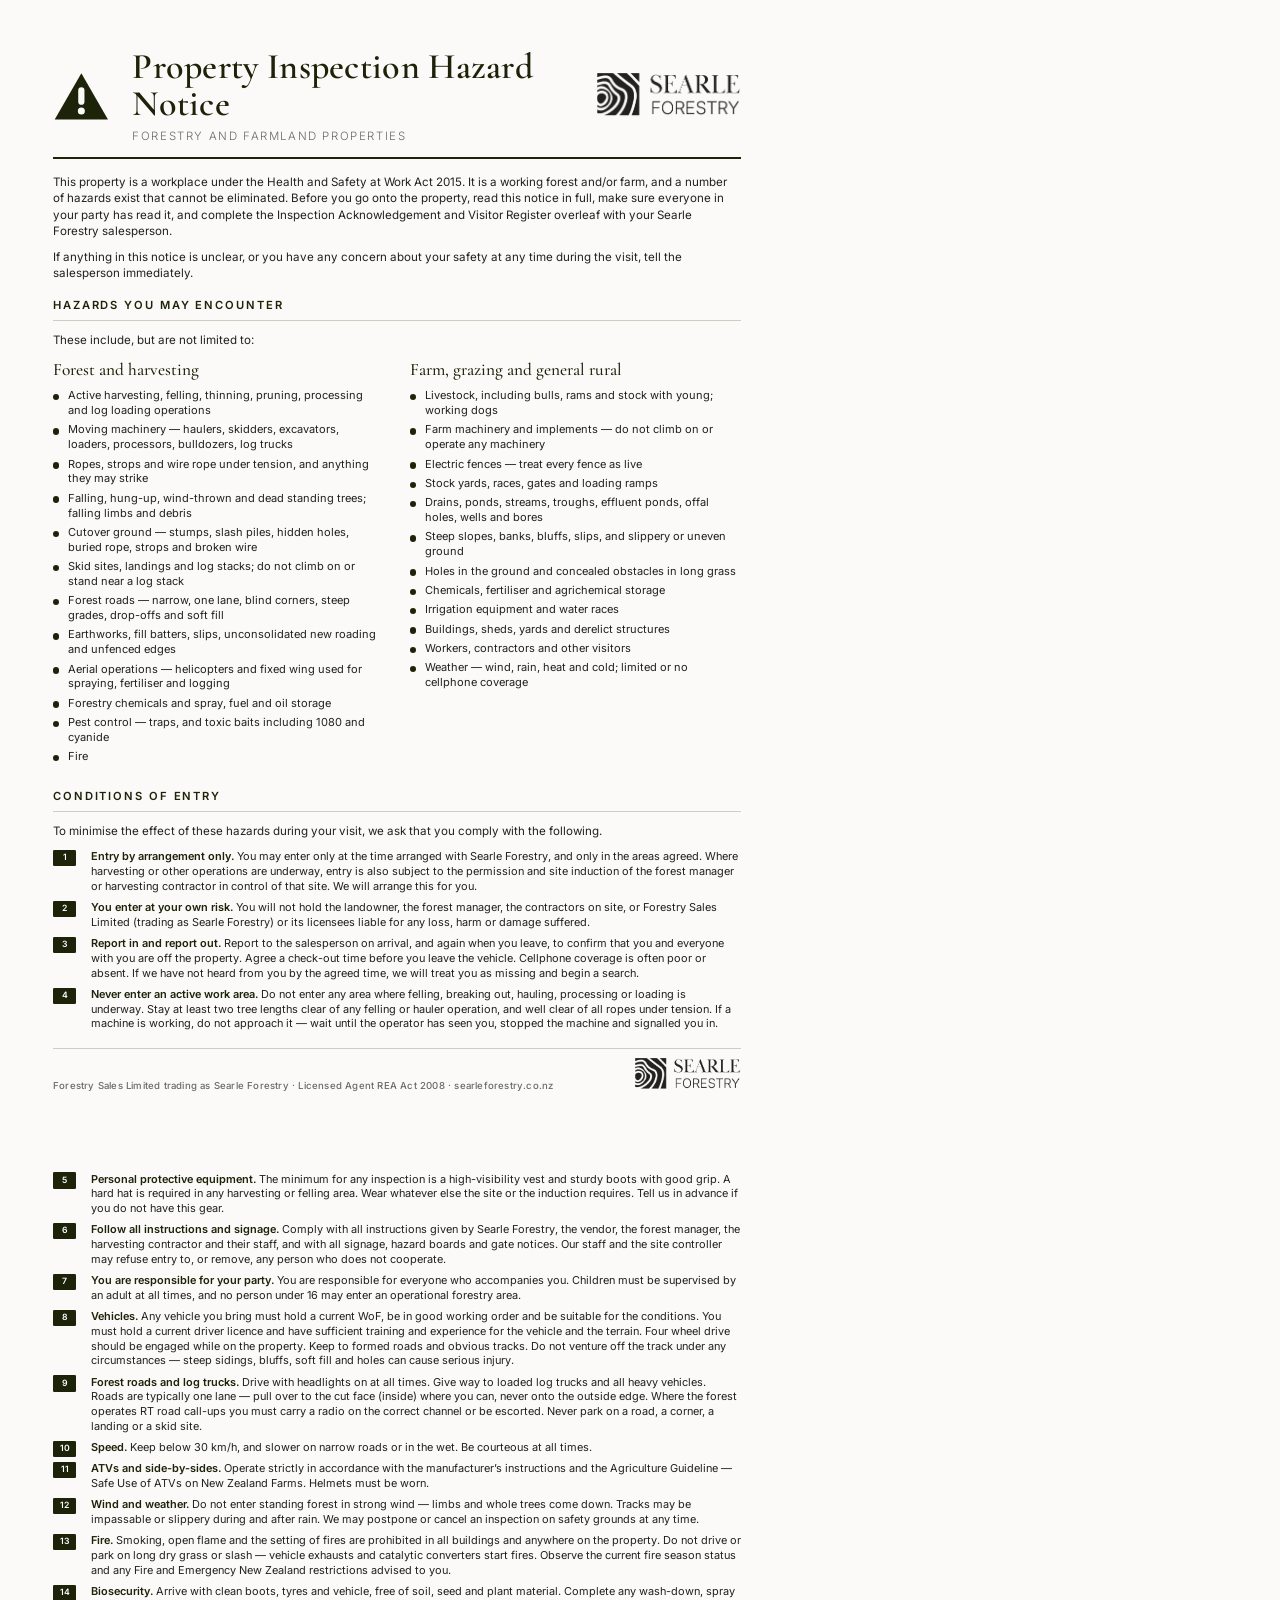
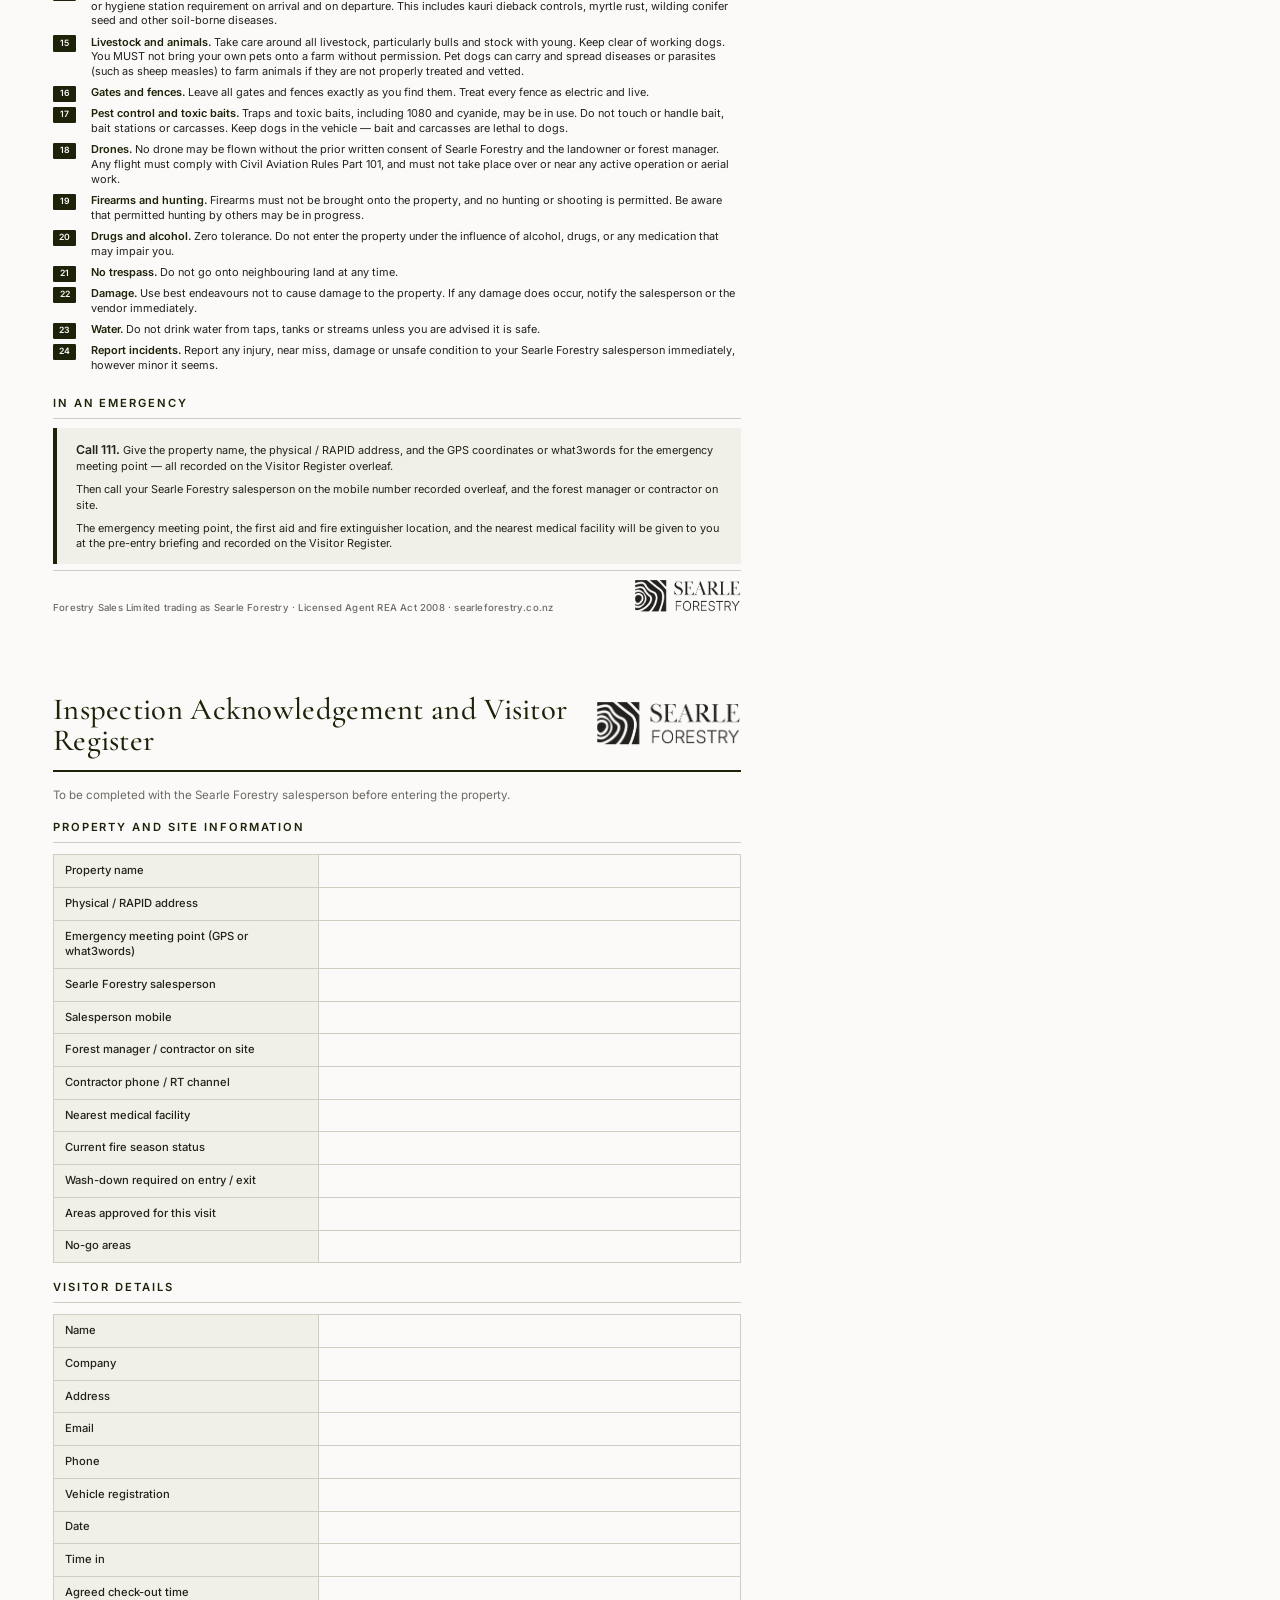
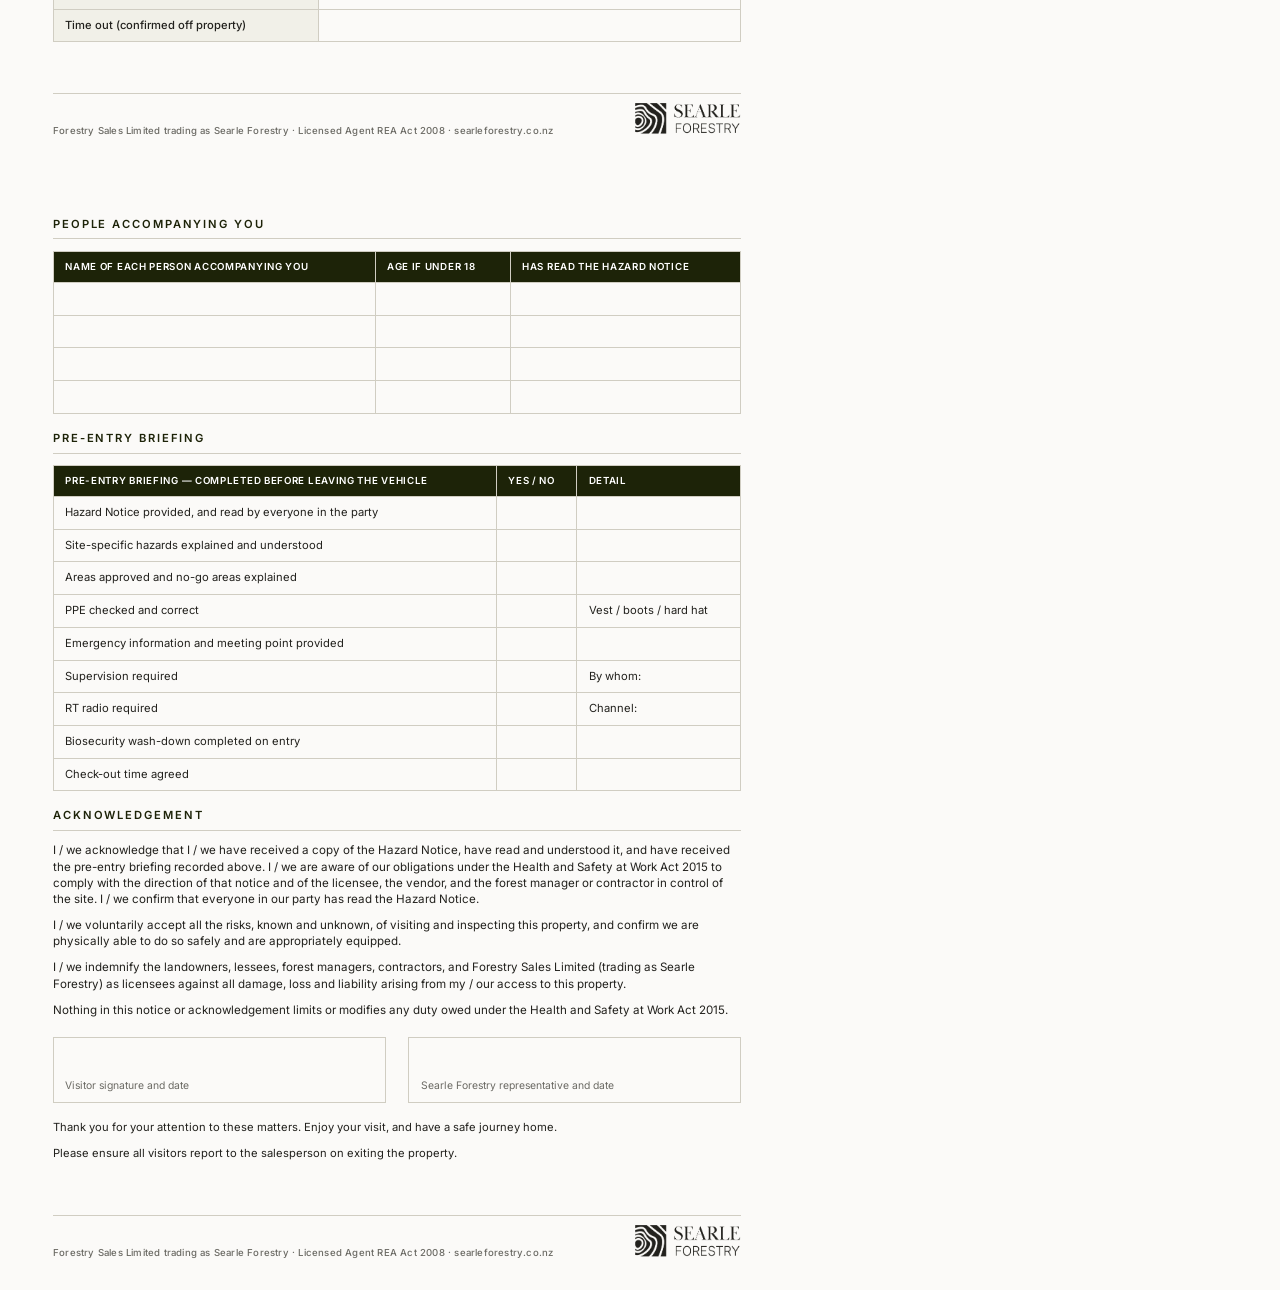
<file: hazard-notice/hazard_notice.html>
<!doctype html><html lang='en-NZ'><head><meta charset='utf-8'><title>Property Inspection Hazard Notice — Searle Forestry</title><style>@font-face{font-family:'Cormorant Garamond';font-style:normal;font-weight:300 600;font-display:block;src:url([data-uri]) format('woff2');}
@font-face{font-family:'Inter';font-style:normal;font-weight:300 600;font-display:block;src:url([data-uri]) format('woff2');}
:root { --olive:#1D2308; --cream:#FBFAF8; --ink:#22211D; --mute:#6b6a64;
        --line:#d0cdc2; --band:#f1f0e8; }
@page { size:A4 portrait; margin:0; }
html, body { margin:0; padding:0; background:var(--cream); color:var(--ink);
  font-family:'Inter','Segoe UI',Arial,sans-serif; font-size:8.7pt; line-height:1.4;
  -webkit-print-color-adjust:exact; print-color-adjust:exact; }
p { margin:0 0 2.6mm; }
.page { position:relative; width:210mm; height:297mm; overflow:hidden;
  background:var(--cream); padding:13mm 14mm 19mm; box-sizing:border-box;
  page-break-after:always; }
.page:last-child { page-break-after:auto; }
.page > :first-child { margin-top:0; }
h1, h2, h3 { font-family:'Cormorant Garamond',Georgia,serif; color:var(--olive); margin:0; }

/* masthead */
.mast { display:flex; align-items:center; gap:6mm; margin-bottom:1mm; }
.mast .tri { width:15mm; flex:none; }
.mast h1 { font-size:27pt; font-weight:600; line-height:1.02; letter-spacing:.3px; }
.mast .sub { font-family:'Inter'; font-size:8.6pt; font-weight:300; color:var(--mute);
  letter-spacing:1.6px; text-transform:uppercase; margin-top:1.4mm; }
.mast .brand { margin-left:auto; flex:none; }
.mast .brand img { width:38mm; display:block; }
.rule { height:1.5pt; background:var(--olive); margin:3.5mm 0 4mm; }

/* section heads */
.sec { font-family:'Inter'; font-size:8.4pt; font-weight:600; letter-spacing:1.9px;
  text-transform:uppercase; color:var(--olive); margin:4.5mm 0 0;
  padding-bottom:1.6mm; border-bottom:.8pt solid var(--line); }
.sec + p, .sec + .cols, .sec + .grp { margin-top:3mm; }
h3.grp { font-size:13pt; font-weight:500; margin:3.5mm 0 1.5mm; }

/* hazard bullets: one group per column, so no bullet is split by a column
   break and each heading sits at the top of its own column */
.cols { display:grid; grid-template-columns:1fr 1fr; column-gap:7mm; align-items:start; }
.cols > div > h3.grp:first-child { margin-top:0; }
ul.haz { list-style:none; margin:0 0 1mm; padding:0; }
ul.haz li { position:relative; padding:0 0 1.2mm 4mm; font-size:8.3pt; line-height:1.34; }
ul.haz li::before { content:''; position:absolute; left:0; top:1.5mm; width:1.7mm;
  height:1.7mm; background:var(--olive); border-radius:50%; }

/* conditions of entry */
ol.rules { list-style:none; margin:0; padding:0; counter-reset:r; }
ol.rules li { counter-increment:r; position:relative; padding:0 0 1.7mm 10mm;
  font-size:8.2pt; line-height:1.35; }
ol.rules li::before { content:counter(r); position:absolute; left:0; top:.2mm;
  width:6.2mm; height:4.3mm; background:var(--olive); color:#fff; border-radius:1pt;
  font-size:6.5pt; font-weight:600; display:flex; align-items:center;
  justify-content:center; }
ol.rules b { color:var(--olive); }

/* emergency callout */
.emerg { background:var(--band); border-left:3pt solid var(--olive); padding:3.4mm 5mm 1mm;
  margin-top:2.5mm; }
.emerg p { font-size:8.2pt; margin-bottom:2.2mm; }
.emerg p:first-child b { font-size:9.2pt; }

/* register */
.lead { color:var(--mute); margin-bottom:1mm; }
table { width:100%; border-collapse:collapse; margin-top:3mm; }
td, th { border:.6pt solid var(--line); padding:2.1mm 3mm; font-size:8.4pt;
  vertical-align:top; text-align:left; }
th { background:var(--olive); color:#fff; font-family:'Inter'; font-weight:600;
  font-size:7.3pt; letter-spacing:.7px; text-transform:uppercase; padding:2.2mm 3mm; }
td.lbl { width:64mm; background:var(--band); font-weight:500; }
td.fill { height:4.2mm; }
.sigrow { display:flex; gap:6mm; margin-top:5mm; }
.sigbox { flex:1; border:.6pt solid var(--line); border-top:none; padding:11mm 3mm 2.2mm;
  font-size:7.8pt; color:var(--mute); border-top:.6pt solid var(--line); }
.closing { margin-top:4.5mm; }
.closing p { font-size:8.4pt; }

/* footer, one per page */
.foot { position:absolute; left:14mm; right:14mm; bottom:8mm; display:flex; align-items:flex-end;
  justify-content:space-between; border-top:.6pt solid var(--line); padding-top:2.4mm; }
.foot .lic { font-size:7.2pt; color:var(--mute); letter-spacing:.2px; font-weight:500; }
.foot img { width:28mm; display:block; }
</style></head><body><div class="page">
  <div class="mast"><svg class='tri' viewBox='0 0 100 88' xmlns='http://www.w3.org/2000/svg'><path d='M50 2 97 84H3Z' fill='#1D2308'/><rect x='44.5' y='27' width='11' height='31' rx='5.5' fill='#FBFAF8'/><circle cx='50' cy='69' r='6.2' fill='#FBFAF8'/></svg>
    <div><h1>Property Inspection Hazard Notice</h1><div class="sub">Forestry and farmland properties</div></div>
    <div class="brand"><img src="[data-uri]" alt="Searle Forestry"></div></div>
  <div class="rule"></div>
  <p>This property is a workplace under the Health and Safety at Work Act 2015. It is a working forest and/or farm, and a number of hazards exist that cannot be eliminated. Before you go onto the property, read this notice in full, make sure everyone in your party has read it, and complete the Inspection Acknowledgement and Visitor Register overleaf with your Searle Forestry salesperson.</p><p>If anything in this notice is unclear, or you have any concern about your safety at any time during the visit, tell the salesperson immediately.</p>

  <div class="sec">Hazards you may encounter</div>
  <p>These include, but are not limited to:</p>
  <div class="cols"><div><h3 class='grp'>Forest and harvesting</h3><ul class='haz'><li>Active harvesting, felling, thinning, pruning, processing and log loading operations</li><li>Moving machinery — haulers, skidders, excavators, loaders, processors, bulldozers, log trucks</li><li>Ropes, strops and wire rope under tension, and anything they may strike</li><li>Falling, hung-up, wind-thrown and dead standing trees; falling limbs and debris</li><li>Cutover ground — stumps, slash piles, hidden holes, buried rope, strops and broken wire</li><li>Skid sites, landings and log stacks; do not climb on or stand near a log stack</li><li>Forest roads — narrow, one lane, blind corners, steep grades, drop-offs and soft fill</li><li>Earthworks, fill batters, slips, unconsolidated new roading and unfenced edges</li><li>Aerial operations — helicopters and fixed wing used for spraying, fertiliser and logging</li><li>Forestry chemicals and spray, fuel and oil storage</li><li>Pest control — traps, and toxic baits including 1080 and cyanide</li><li>Fire</li></ul></div><div><h3 class='grp'>Farm, grazing and general rural</h3><ul class='haz'><li>Livestock, including bulls, rams and stock with young; working dogs</li><li>Farm machinery and implements — do not climb on or operate any machinery</li><li>Electric fences — treat every fence as live</li><li>Stock yards, races, gates and loading ramps</li><li>Drains, ponds, streams, troughs, effluent ponds, offal holes, wells and bores</li><li>Steep slopes, banks, bluffs, slips, and slippery or uneven ground</li><li>Holes in the ground and concealed obstacles in long grass</li><li>Chemicals, fertiliser and agrichemical storage</li><li>Irrigation equipment and water races</li><li>Buildings, sheds, yards and derelict structures</li><li>Workers, contractors and other visitors</li><li>Weather — wind, rain, heat and cold; limited or no cellphone coverage</li></ul></div></div>

  <div class="sec">Conditions of entry</div>
  <p>To minimise the effect of these hazards during your visit, we ask that you comply with the following.</p>
  <ol class="rules"><li><b>Entry by arrangement only.</b> You may enter only at the time arranged with Searle Forestry, and only in the areas agreed. Where harvesting or other operations are underway, entry is also subject to the permission and site induction of the forest manager or harvesting contractor in control of that site. We will arrange this for you.</li><li><b>You enter at your own risk.</b> You will not hold the landowner, the forest manager, the contractors on site, or Forestry Sales Limited (trading as Searle Forestry) or its licensees liable for any loss, harm or damage suffered.</li><li><b>Report in and report out.</b> Report to the salesperson on arrival, and again when you leave, to confirm that you and everyone with you are off the property. Agree a check-out time before you leave the vehicle. Cellphone coverage is often poor or absent. If we have not heard from you by the agreed time, we will treat you as missing and begin a search.</li><li><b>Never enter an active work area.</b> Do not enter any area where felling, breaking out, hauling, processing or loading is underway. Stay at least two tree lengths clear of any felling or hauler operation, and well clear of all ropes under tension. If a machine is working, do not approach it — wait until the operator has seen you, stopped the machine and signalled you in.</li></ol>
  <div class='foot'><div class='lic'>Forestry Sales Limited trading as Searle Forestry · Licensed Agent REA Act 2008 · searleforestry.co.nz</div><img src='[data-uri]' alt='Searle Forestry'></div>
</div><div class="page">
  <ol class="rules" start="5"
      style="counter-reset:r 4">
    <li><b>Personal protective equipment.</b> The minimum for any inspection is a high-visibility vest and sturdy boots with good grip. A hard hat is required in any harvesting or felling area. Wear whatever else the site or the induction requires. Tell us in advance if you do not have this gear.</li><li><b>Follow all instructions and signage.</b> Comply with all instructions given by Searle Forestry, the vendor, the forest manager, the harvesting contractor and their staff, and with all signage, hazard boards and gate notices. Our staff and the site controller may refuse entry to, or remove, any person who does not cooperate.</li><li><b>You are responsible for your party.</b> You are responsible for everyone who accompanies you. Children must be supervised by an adult at all times, and no person under 16 may enter an operational forestry area.</li><li><b>Vehicles.</b> Any vehicle you bring must hold a current WoF, be in good working order and be suitable for the conditions. You must hold a current driver licence and have sufficient training and experience for the vehicle and the terrain. Four wheel drive should be engaged while on the property. Keep to formed roads and obvious tracks. Do not venture off the track under any circumstances — steep sidings, bluffs, soft fill and holes can cause serious injury.</li><li><b>Forest roads and log trucks.</b> Drive with headlights on at all times. Give way to loaded log trucks and all heavy vehicles. Roads are typically one lane — pull over to the cut face (inside) where you can, never onto the outside edge. Where the forest operates RT road call-ups you must carry a radio on the correct channel or be escorted. Never park on a road, a corner, a landing or a skid site.</li><li><b>Speed.</b> Keep below 30 km/h, and slower on narrow roads or in the wet. Be courteous at all times.</li><li><b>ATVs and side-by-sides.</b> Operate strictly in accordance with the manufacturer’s instructions and the Agriculture Guideline — Safe Use of ATVs on New Zealand Farms. Helmets must be worn.</li><li><b>Wind and weather.</b> Do not enter standing forest in strong wind — limbs and whole trees come down. Tracks may be impassable or slippery during and after rain. We may postpone or cancel an inspection on safety grounds at any time.</li><li><b>Fire.</b> Smoking, open flame and the setting of fires are prohibited in all buildings and anywhere on the property. Do not drive or park on long dry grass or slash — vehicle exhausts and catalytic converters start fires. Observe the current fire season status and any Fire and Emergency New Zealand restrictions advised to you.</li><li><b>Biosecurity.</b> Arrive with clean boots, tyres and vehicle, free of soil, seed and plant material. Complete any wash-down, spray or hygiene station requirement on arrival and on departure. This includes kauri dieback controls, myrtle rust, wilding conifer seed and other soil-borne diseases.</li><li><b>Livestock and animals.</b> Take care around all livestock, particularly bulls and stock with young. Keep clear of working dogs. You MUST not bring your own pets onto a farm without permission. Pet dogs can carry and spread diseases or parasites (such as sheep measles) to farm animals if they are not properly treated and vetted.</li><li><b>Gates and fences.</b> Leave all gates and fences exactly as you find them. Treat every fence as electric and live.</li><li><b>Pest control and toxic baits.</b> Traps and toxic baits, including 1080 and cyanide, may be in use. Do not touch or handle bait, bait stations or carcasses. Keep dogs in the vehicle — bait and carcasses are lethal to dogs.</li><li><b>Drones.</b> No drone may be flown without the prior written consent of Searle Forestry and the landowner or forest manager. Any flight must comply with Civil Aviation Rules Part 101, and must not take place over or near any active operation or aerial work.</li><li><b>Firearms and hunting.</b> Firearms must not be brought onto the property, and no hunting or shooting is permitted. Be aware that permitted hunting by others may be in progress.</li><li><b>Drugs and alcohol.</b> Zero tolerance. Do not enter the property under the influence of alcohol, drugs, or any medication that may impair you.</li><li><b>No trespass.</b> Do not go onto neighbouring land at any time.</li><li><b>Damage.</b> Use best endeavours not to cause damage to the property. If any damage does occur, notify the salesperson or the vendor immediately.</li><li><b>Water.</b> Do not drink water from taps, tanks or streams unless you are advised it is safe.</li><li><b>Report incidents.</b> Report any injury, near miss, damage or unsafe condition to your Searle Forestry salesperson immediately, however minor it seems.</li></ol>

  <div class="sec">In an emergency</div>
  <div class="emerg"><p><b>Call 111.</b> Give the property name, the physical / RAPID address, and the GPS coordinates or what3words for the emergency meeting point — all recorded on the Visitor Register overleaf.</p><p>Then call your Searle Forestry salesperson on the mobile number recorded overleaf, and the forest manager or contractor on site.</p><p>The emergency meeting point, the first aid and fire extinguisher location, and the nearest medical facility will be given to you at the pre-entry briefing and recorded on the Visitor Register.</p></div>
  <div class='foot'><div class='lic'>Forestry Sales Limited trading as Searle Forestry · Licensed Agent REA Act 2008 · searleforestry.co.nz</div><img src='[data-uri]' alt='Searle Forestry'></div>
</div><div class="page">
  <div class="mast">
    <div><h1 style="font-size:23pt;font-weight:500">Inspection Acknowledgement and Visitor Register</h1></div>
    <div class="brand"><img src="[data-uri]" alt="Searle Forestry"></div></div>
  <div class="rule"></div>
  <p class="lead">To be completed with the Searle Forestry salesperson before entering the property.</p>

  <div class="sec">Property and site information</div><table><tr><td class='lbl'>Property name</td><td class='fill'></td></tr><tr><td class='lbl'>Physical / RAPID address</td><td class='fill'></td></tr><tr><td class='lbl'>Emergency meeting point (GPS or what3words)</td><td class='fill'></td></tr><tr><td class='lbl'>Searle Forestry salesperson</td><td class='fill'></td></tr><tr><td class='lbl'>Salesperson mobile</td><td class='fill'></td></tr><tr><td class='lbl'>Forest manager / contractor on site</td><td class='fill'></td></tr><tr><td class='lbl'>Contractor phone / RT channel</td><td class='fill'></td></tr><tr><td class='lbl'>Nearest medical facility</td><td class='fill'></td></tr><tr><td class='lbl'>Current fire season status</td><td class='fill'></td></tr><tr><td class='lbl'>Wash-down required on entry / exit</td><td class='fill'></td></tr><tr><td class='lbl'>Areas approved for this visit</td><td class='fill'></td></tr><tr><td class='lbl'>No-go areas</td><td class='fill'></td></tr></table>
  <div class="sec">Visitor details</div><table><tr><td class='lbl'>Name</td><td class='fill'></td></tr><tr><td class='lbl'>Company</td><td class='fill'></td></tr><tr><td class='lbl'>Address</td><td class='fill'></td></tr><tr><td class='lbl'>Email</td><td class='fill'></td></tr><tr><td class='lbl'>Phone</td><td class='fill'></td></tr><tr><td class='lbl'>Vehicle registration</td><td class='fill'></td></tr><tr><td class='lbl'>Date</td><td class='fill'></td></tr><tr><td class='lbl'>Time in</td><td class='fill'></td></tr><tr><td class='lbl'>Agreed check-out time</td><td class='fill'></td></tr><tr><td class='lbl'>Time out (confirmed off property)</td><td class='fill'></td></tr></table>
  <div class='foot'><div class='lic'>Forestry Sales Limited trading as Searle Forestry · Licensed Agent REA Act 2008 · searleforestry.co.nz</div><img src='[data-uri]' alt='Searle Forestry'></div>
</div><div class="page">
  <div class="sec" style="margin-top:0">People accompanying you</div><table><tr><th>Name of each person accompanying you</th><th>Age if under 18</th><th>Has read the Hazard Notice</th></tr><tr><td class='fill'></td><td class='fill'></td><td class='fill'></td></tr><tr><td class='fill'></td><td class='fill'></td><td class='fill'></td></tr><tr><td class='fill'></td><td class='fill'></td><td class='fill'></td></tr><tr><td class='fill'></td><td class='fill'></td><td class='fill'></td></tr></table>
  <div class="sec">Pre-entry briefing</div><table><tr><th>Pre-entry briefing — completed before leaving the vehicle</th><th>Yes / No</th><th>Detail</th></tr><tr><td>Hazard Notice provided, and read by everyone in the party</td><td class='fill'></td><td></td></tr><tr><td>Site-specific hazards explained and understood</td><td class='fill'></td><td></td></tr><tr><td>Areas approved and no-go areas explained</td><td class='fill'></td><td></td></tr><tr><td>PPE checked and correct</td><td class='fill'></td><td>Vest / boots / hard hat</td></tr><tr><td>Emergency information and meeting point provided</td><td class='fill'></td><td></td></tr><tr><td>Supervision required</td><td class='fill'></td><td>By whom:</td></tr><tr><td>RT radio required</td><td class='fill'></td><td>Channel:</td></tr><tr><td>Biosecurity wash-down completed on entry</td><td class='fill'></td><td></td></tr><tr><td>Check-out time agreed</td><td class='fill'></td><td></td></tr></table>
  <div class="sec">Acknowledgement</div>
  <p>I / we acknowledge that I / we have received a copy of the Hazard Notice, have read and understood it, and have received the pre-entry briefing recorded above. I / we are aware of our obligations under the Health and Safety at Work Act 2015 to comply with the direction of that notice and of the licensee, the vendor, and the forest manager or contractor in control of the site. I / we confirm that everyone in our party has read the Hazard Notice.</p><p>I / we voluntarily accept all the risks, known and unknown, of visiting and inspecting this property, and confirm we are physically able to do so safely and are appropriately equipped.</p><p>I / we indemnify the landowners, lessees, forest managers, contractors, and Forestry Sales Limited (trading as Searle Forestry) as licensees against all damage, loss and liability arising from my / our access to this property.</p><p>Nothing in this notice or acknowledgement limits or modifies any duty owed under the Health and Safety at Work Act 2015.</p>
  <div class="sigrow"><div class='sigbox'>Visitor signature and date</div><div class='sigbox'>Searle Forestry representative and date</div></div>
  <div class="closing"><p>Thank you for your attention to these matters. Enjoy your visit, and have a safe journey home.</p><p>Please ensure all visitors report to the salesperson on exiting the property.</p></div>
  <div class='foot'><div class='lic'>Forestry Sales Limited trading as Searle Forestry · Licensed Agent REA Act 2008 · searleforestry.co.nz</div><img src='[data-uri]' alt='Searle Forestry'></div>
</div></body></html>
</file>
